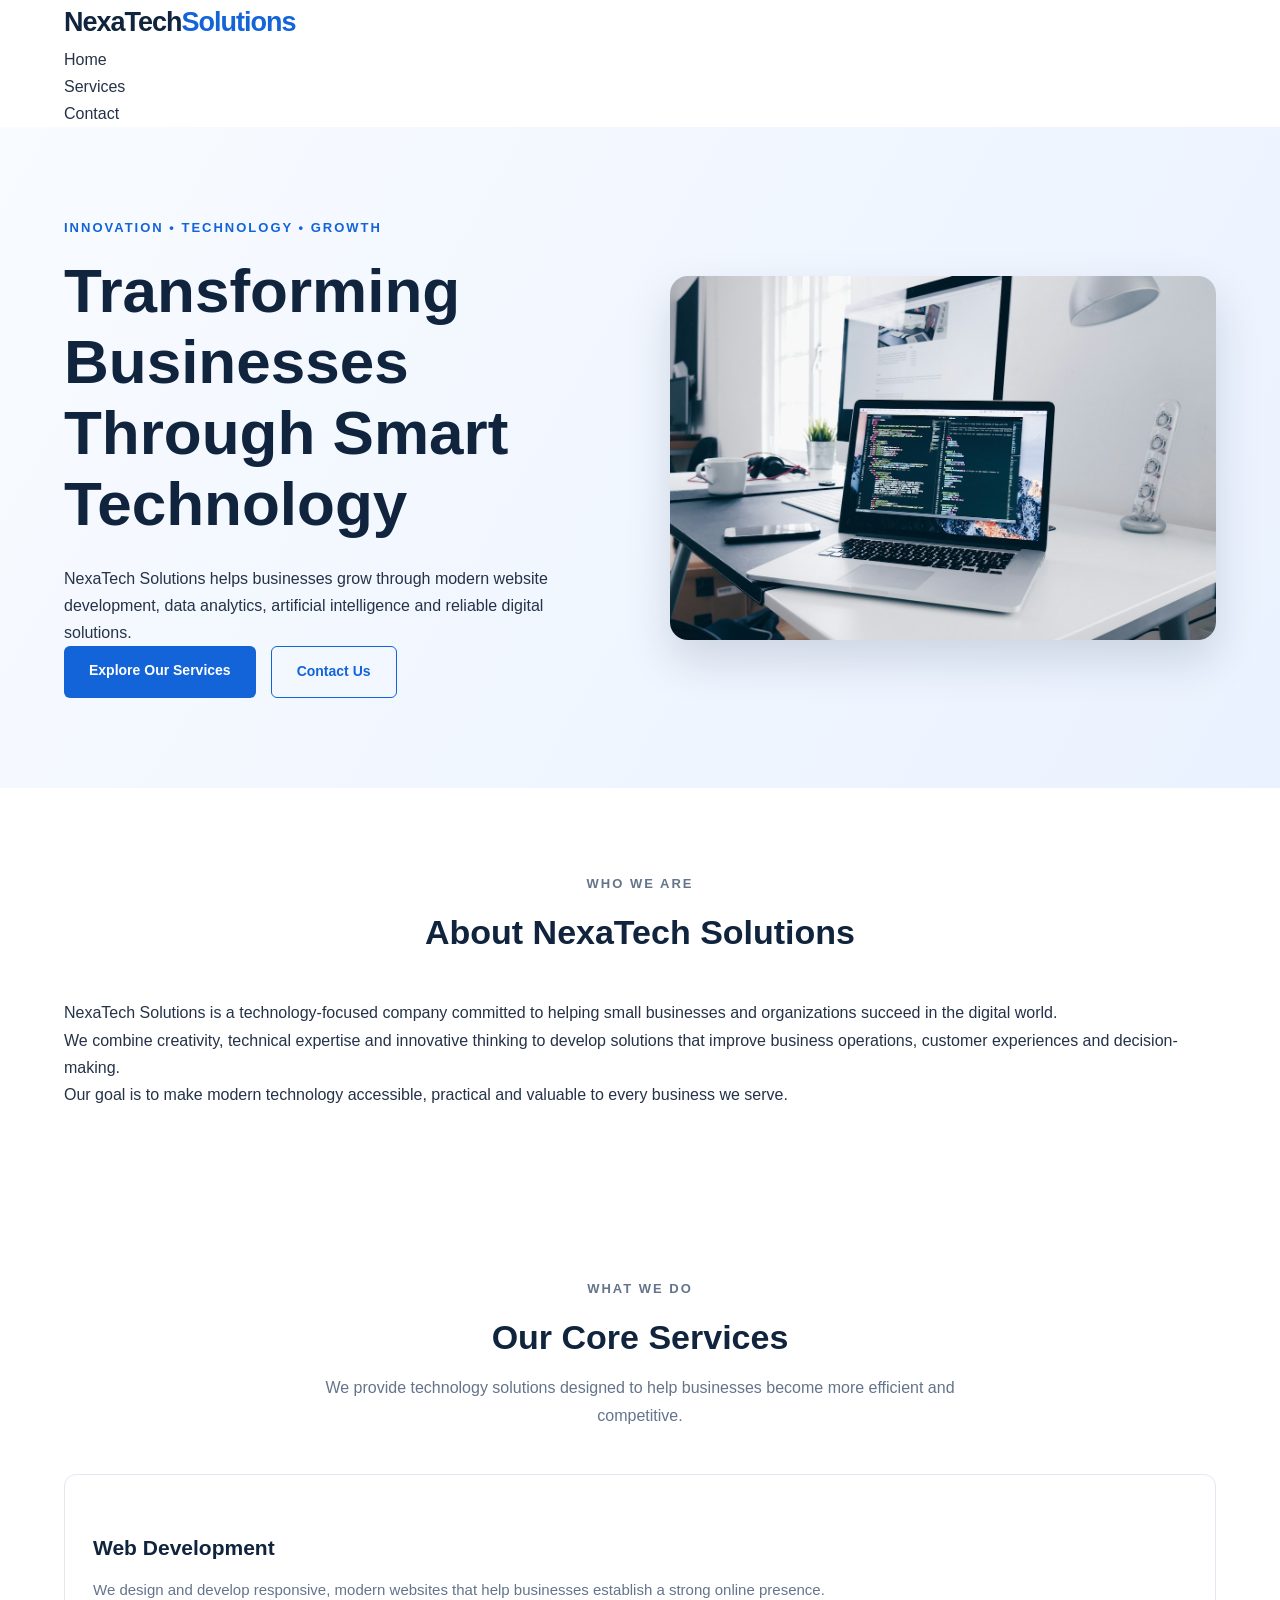
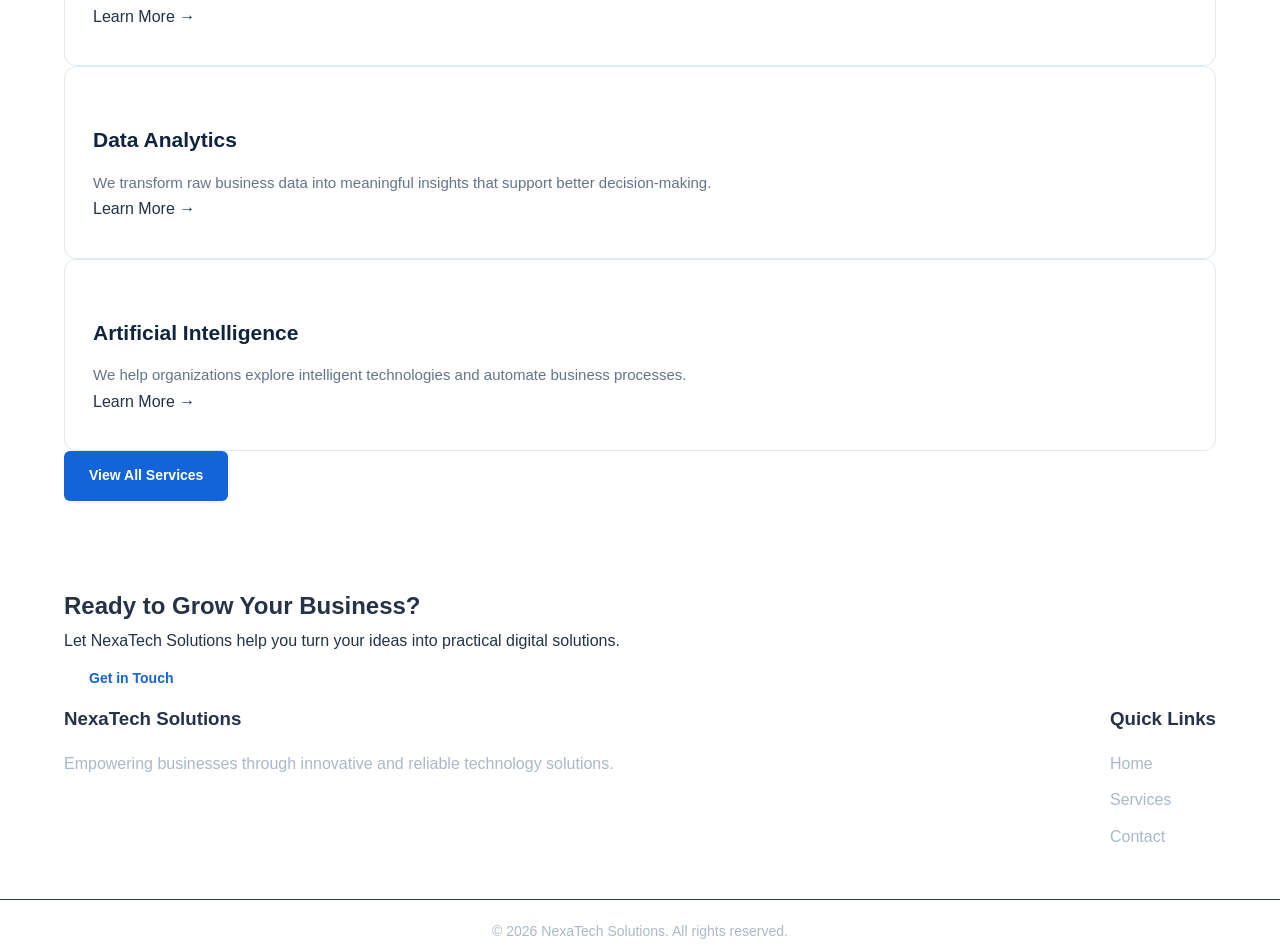
<file: index.html>
<!DOCTYPE html>
<html lang="en">
<head>
    <meta charset="UTF-8">
    <meta name="viewport" content="width=device-width, initial-scale=1.0">
    <meta name="description" content="NexaTech Solutions provides professional web development, data analytics, AI and digital technology services.">
    <title>NexaTech Solutions | Home</title>

    <link rel="stylesheet" href="css/style.css">
    <script src="js/script.js" defer></script>
</head>

<body>

    <!-- Header and Navigation -->
    <header class="site-header">
        <div class="container header-content">

            <a href="index.html" class="logo">
                NexaTech<span>Solutions</span>
            </a>

            <nav aria-label="Main navigation">
                <ul class="nav-links">
                    <li><a href="index.html" class="active">Home</a></li>
                    <li><a href="services.html">Services</a></li>
                    <li><a href="contact.html">Contact</a></li>
                </ul>
            </nav>

        </div>
    </header>


    <!-- Main Content -->
    <main>

        <!-- Hero Section -->
        <section class="hero">
            <div class="container hero-content">

                <div class="hero-text">
                    <p class="eyebrow">INNOVATION • TECHNOLOGY • GROWTH</p>

                    <h1>Transforming Businesses Through Smart Technology</h1>

                    <p>
                        NexaTech Solutions helps businesses grow through
                        modern website development, data analytics,
                        artificial intelligence and reliable digital solutions.
                    </p>

                    <div class="hero-buttons">
                        <a href="services.html" class="btn btn-primary">
                            Explore Our Services
                        </a>

                        <a href="contact.html" class="btn btn-secondary">
                            Contact Us
                        </a>
                    </div>
                </div>

                <div class="hero-image">
                    <img
                        src="images/web-development.jpg"
                        alt="Professional web development workspace with a computer and programming tools"
                    >
                </div>

            </div>
        </section>


        <!-- About Section -->
        <section class="about section-padding">
            <div class="container">

                <div class="section-heading">
                    <p class="eyebrow">WHO WE ARE</p>
                    <h2>About NexaTech Solutions</h2>
                </div>

                <div class="about-content">
                    <p>
                        NexaTech Solutions is a technology-focused company
                        committed to helping small businesses and organizations
                        succeed in the digital world.
                    </p>

                    <p>
                        We combine creativity, technical expertise and
                        innovative thinking to develop solutions that improve
                        business operations, customer experiences and
                        decision-making.
                    </p>

                    <p>
                        Our goal is to make modern technology accessible,
                        practical and valuable to every business we serve.
                    </p>
                </div>

            </div>
        </section>


        <!-- Services Overview -->
        <section class="services-overview section-padding">
            <div class="container">

                <div class="section-heading">
                    <p class="eyebrow">WHAT WE DO</p>
                    <h2>Our Core Services</h2>

                    <p>
                        We provide technology solutions designed to help
                        businesses become more efficient and competitive.
                    </p>
                </div>

                <div class="services-grid">

                    <article class="service-card">
                        <div class="service-icon"></div>

                        <h3>Web Development</h3>

                        <p>
                            We design and develop responsive, modern websites
                            that help businesses establish a strong online presence.
                        </p>

                        <a href="services.html">Learn More &rarr;</a>
                    </article>


                    <article class="service-card">
                        <div class="service-icon"></div>

                        <h3>Data Analytics</h3>

                        <p>
                            We transform raw business data into meaningful
                            insights that support better decision-making.
                        </p>

                        <a href="services.html">Learn More &rarr;</a>
                    </article>


                    <article class="service-card">
                        <div class="service-icon"></div>

                        <h3>Artificial Intelligence</h3>

                        <p>
                            We help organizations explore intelligent
                            technologies and automate business processes.
                        </p>

                        <a href="services.html">Learn More &rarr;</a>
                    </article>

                </div>

                <div class="services-button">
                    <a href="services.html" class="btn btn-primary">
                        View All Services
                    </a>
                </div>

            </div>
        </section>


        <!-- Call to Action -->
        <section class="cta-section">
            <div class="container cta-content">

                <h2>Ready to Grow Your Business?</h2>

                <p>
                    Let NexaTech Solutions help you turn your ideas
                    into practical digital solutions.
                </p>

                <a href="contact.html" class="btn btn-light">
                    Get in Touch
                </a>

            </div>
        </section>

    </main>


    <!-- Footer -->
    <footer class="site-footer">
        <div class="container footer-content">

            <div class="footer-about">
                <h3>NexaTech Solutions</h3>

                <p>
                    Empowering businesses through innovative
                    and reliable technology solutions.
                </p>
            </div>

            <div class="footer-links">
                <h3>Quick Links</h3>

                <ul>
                    <li><a href="index.html">Home</a></li>
                    <li><a href="services.html">Services</a></li>
                    <li><a href="contact.html">Contact</a></li>
                </ul>
            </div>

        </div>

        <div class="footer-bottom">
            <p>
                &copy; 2026 NexaTech Solutions. All rights reserved.
            </p>
        </div>
    </footer>

</body>
</html>
</file>
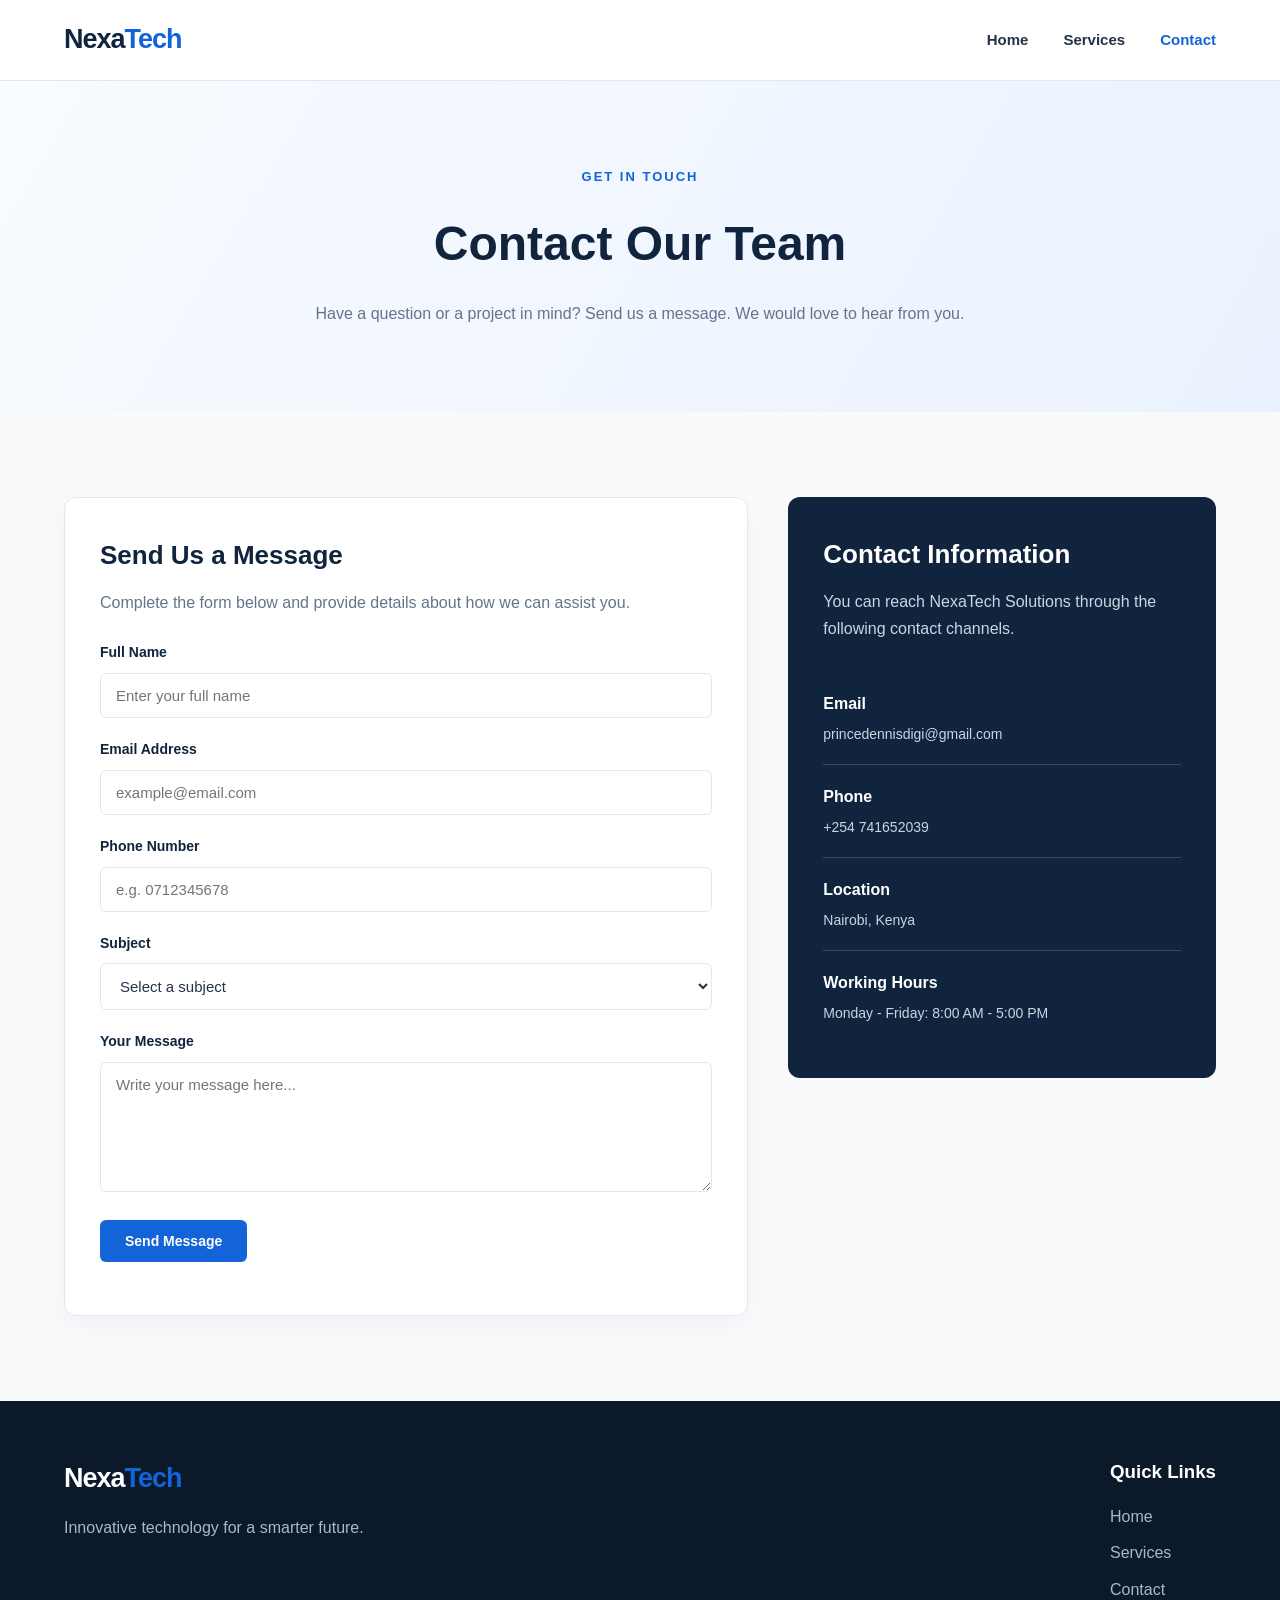
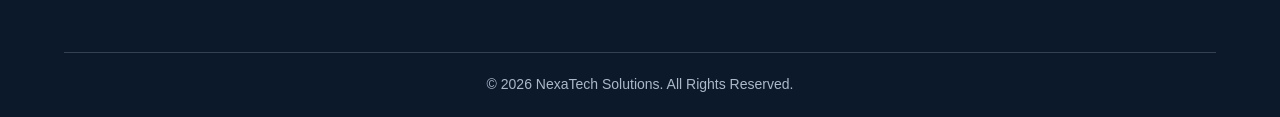
<file: contact.html>
<!DOCTYPE html>
<html lang="en">
<head>
    <meta charset="UTF-8">
    <meta name="viewport" content="width=device-width, initial-scale=1.0">

    <meta name="description" content="Contact NexaTech Solutions for professional technology and digital services.">

    <title>Contact Us | NexaTech Solutions</title>

    <link rel="stylesheet" href="css/style.css">
    <script src="js/script.js" defer></script>
</head>

<body>

    <!-- Header -->
    <header class="header">
        <div class="container navbar">

            <a href="index.html" class="logo">
                Nexa<span>Tech</span>
            </a>

            <nav class="nav">
                <ul>
                    <li><a href="index.html">Home</a></li>
                    <li><a href="services.html">Services</a></li>
                    <li><a href="contact.html" class="active">Contact</a></li>
                </ul>
            </nav>

        </div>
    </header>

    <!-- Main Content -->
    <main>

        <!-- Page Banner -->
        <section class="page-banner">
            <div class="container">
                <p class="eyebrow">GET IN TOUCH</p>
                <h1>Contact Our Team</h1>
                <p>
                    Have a question or a project in mind?
                    Send us a message. We would love to hear from you.
                </p>
            </div>
        </section>

        <!-- Contact Section -->
        <section class="contact-section section-padding">
            <div class="container contact-layout">

                <!-- Contact Form -->
                <section class="contact-form-section">

                    <h2>Send Us a Message</h2>

                    <p class="form-intro">
                        Complete the form below and provide
                        details about how we can assist you.
                    </p>

                    <form id="contactForm">

                        <div class="form-group">
                            <label for="name">Full Name</label>

                            <input
                                type="text"
                                id="name"
                                name="name"
                                placeholder="Enter your full name"
                                minlength="2"
                                maxlength="80"
                                required>
                        </div>

                        <div class="form-group">
                            <label for="email">Email Address</label>

                            <input
                                type="email"
                                id="email"
                                name="email"
                                placeholder="example@email.com"
                                required>
                        </div>

                        <div class="form-group">
                            <label for="phone">Phone Number</label>

                            <input
                                type="tel"
                                id="phone"
                                name="phone"
                                placeholder="e.g. 0712345678"
                                pattern="[0-9+\-\s]{10,15}"
                                required>
                        </div>

                        <div class="form-group">
                            <label for="subject">Subject</label>

                            <select
                                id="subject"
                                name="subject"
                                required>

                                <option value="">Select a subject</option>
                                <option value="Web Development">Web Development</option>
                                <option value="Data Analytics">Data Analytics</option>
                                <option value="Artificial Intelligence">Artificial Intelligence</option>
                                <option value="Cybersecurity">Cybersecurity</option>
                                <option value="Cloud Solutions">Cloud Solutions</option>
                                <option value="General Inquiry">General Inquiry</option>

                            </select>
                        </div>

                        <div class="form-group">
                            <label for="message">Your Message</label>

                            <textarea
                                id="message"
                                name="message"
                                rows="6"
                                minlength="10"
                                maxlength="1000"
                                placeholder="Write your message here..."
                                required></textarea>
                        </div>

                        <button type="submit" class="btn btn-primary">
                            Send Message
                        </button>

                        <p id="formMessage" role="status" aria-live="polite"></p>

                    </form>

                </section>

                <!-- Contact Information -->
                <aside class="contact-info">

                    <h2>Contact Information</h2>

                    <p>
                        You can reach NexaTech Solutions through
                        the following contact channels.
                    </p>

                    <article class="contact-item">
                        <h3>Email</h3>
                        <p>princedennisdigi@gmail.com</p>
                    </article>

                    <article class="contact-item">
                        <h3> Phone</h3>
                        <p>+254 741652039</p>
                    </article>

                    <article class="contact-item">
                        <h3>Location</h3>
                        <p>Nairobi, Kenya</p>
                    </article>

                    <article class="contact-item">
                        <h3> Working Hours</h3>
                        <p>Monday - Friday: 8:00 AM - 5:00 PM</p>
                    </article>

                </aside>

            </div>
        </section>

    </main>

    <!-- Footer -->
    <footer class="footer">
        <div class="container">

            <div class="footer-content">

                <div>
                    <a href="index.html" class="logo footer-logo">
                        Nexa<span>Tech</span>
                    </a>

                    <p>
                        Innovative technology for a smarter future.
                    </p>
                </div>

                <div>
                    <h3>Quick Links</h3>

                    <ul>
                        <li><a href="index.html">Home</a></li>
                        <li><a href="services.html">Services</a></li>
                        <li><a href="contact.html">Contact</a></li>
                    </ul>
                </div>

            </div>

            <div class="footer-bottom">
                <p>
                    &copy; 2026 NexaTech Solutions.
                    All Rights Reserved.
                </p>
            </div>

        </div>
    </footer>

</body>
</html>
</file>
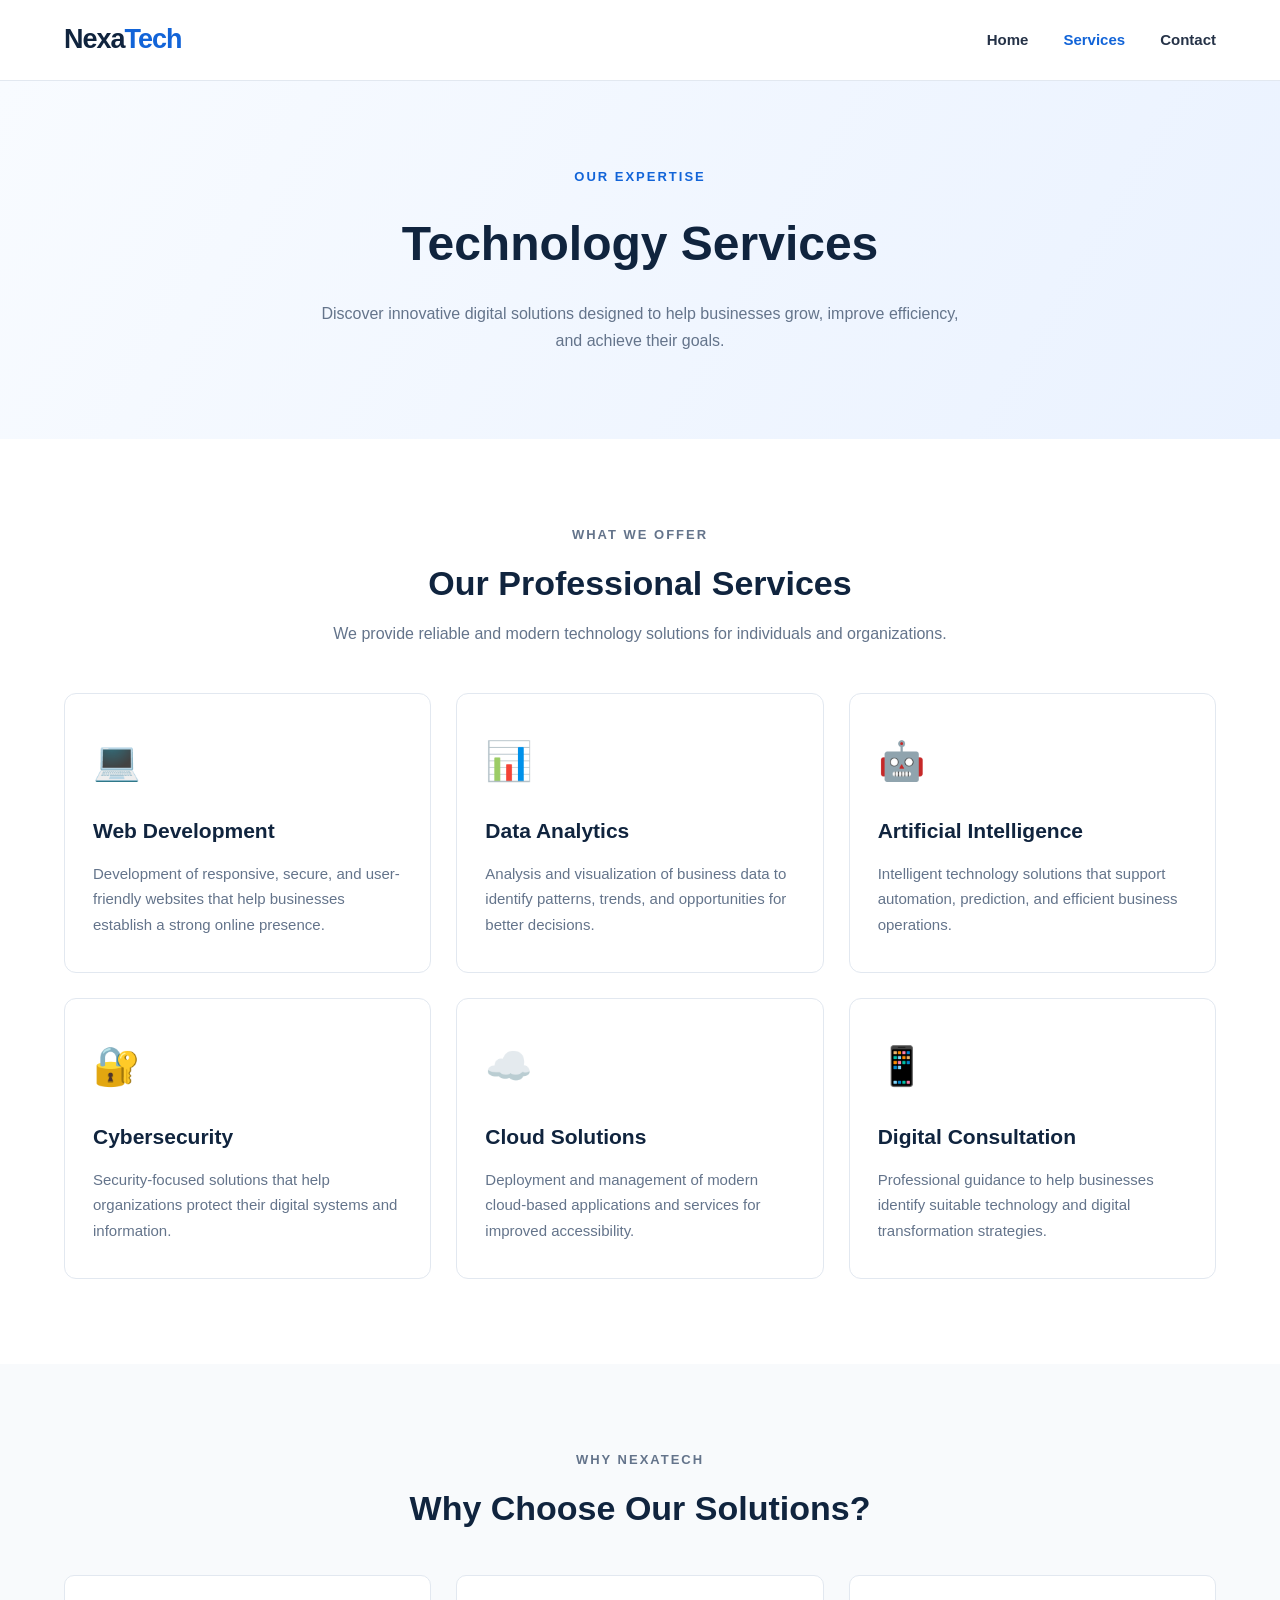
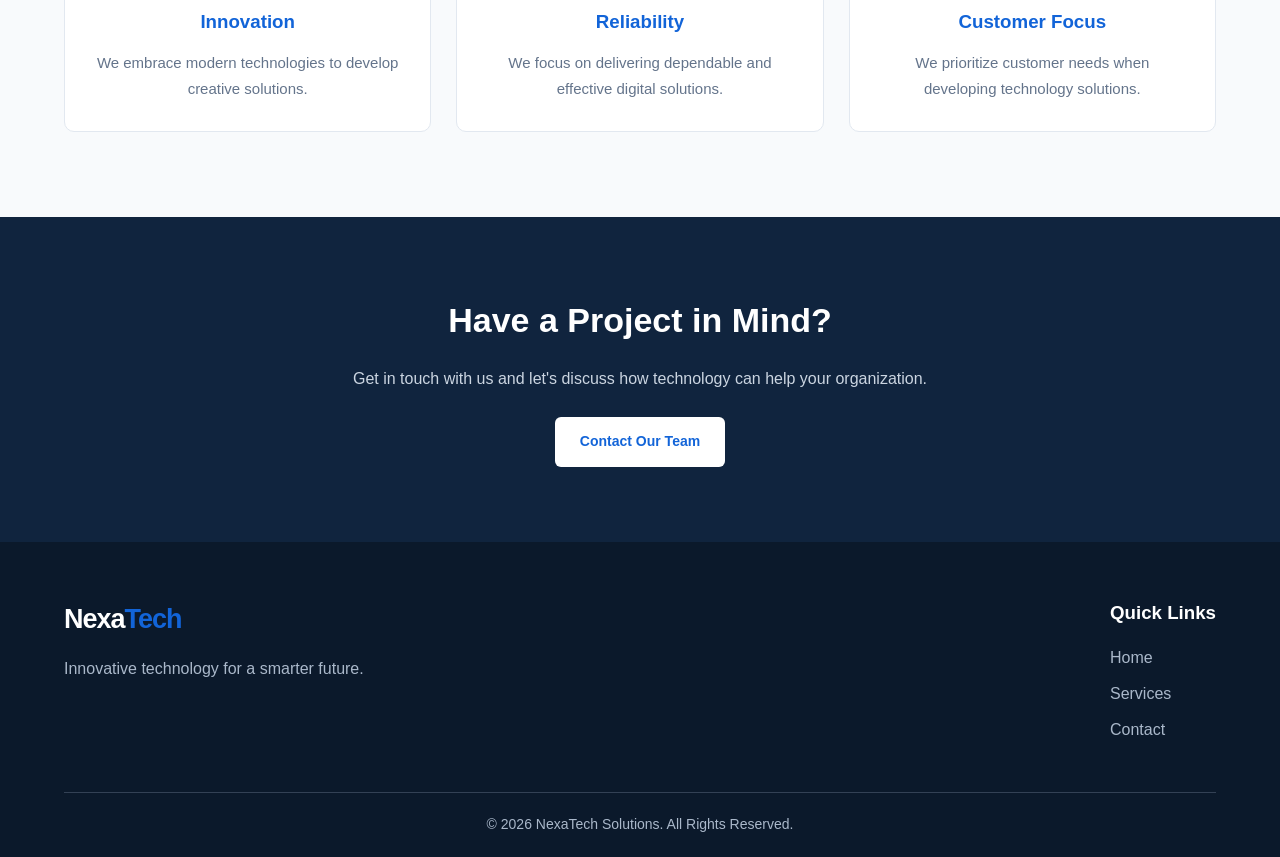
<file: services.html>
<!DOCTYPE html>
<html lang="en">
<head>
    <meta charset="UTF-8">
    <meta name="viewport" content="width=device-width, initial-scale=1.0">

    <meta name="description" content="Explore the technology and digital services offered by NexaTech Solutions.">

    <title>Our Services | NexaTech Solutions</title>

    <link rel="stylesheet" href="css/style.css">
    <script src="js/script.js" defer></script>
</head>

<body>

    <!-- Header -->
    <header class="header">
        <div class="container navbar">

            <a href="index.html" class="logo">
                Nexa<span>Tech</span>
            </a>

            <nav class="nav">
                <ul>
                    <li><a href="index.html">Home</a></li>
                    <li><a href="services.html" class="active">Services</a></li>
                    <li><a href="contact.html">Contact</a></li>
                </ul>
            </nav>

        </div>
    </header>

    <!-- Main Content -->
    <main>

        <!-- Page Introduction -->
        <section class="page-banner">
            <div class="container">
                <p class="eyebrow">OUR EXPERTISE</p>
                <h1>Technology Services</h1>
                <p>
                    Discover innovative digital solutions designed
                    to help businesses grow, improve efficiency,
                    and achieve their goals.
                </p>
            </div>
        </section>

        <!-- Services Section -->
        <section class="section-padding">
            <div class="container">

                <div class="section-heading">
                    <p class="eyebrow">WHAT WE OFFER</p>
                    <h2>Our Professional Services</h2>
                    <p>
                        We provide reliable and modern technology
                        solutions for individuals and organizations.
                    </p>
                </div>

                <div class="service-grid">

                    <article class="service-card">
                        <div class="service-icon">💻</div>
                        <h3>Web Development</h3>
                        <p>
                            Development of responsive, secure,
                            and user-friendly websites that help
                            businesses establish a strong online presence.
                        </p>
                    </article>

                    <article class="service-card">
                        <div class="service-icon">📊</div>
                        <h3>Data Analytics</h3>
                        <p>
                            Analysis and visualization of business
                            data to identify patterns, trends,
                            and opportunities for better decisions.
                        </p>
                    </article>

                    <article class="service-card">
                        <div class="service-icon">🤖</div>
                        <h3>Artificial Intelligence</h3>
                        <p>
                            Intelligent technology solutions that
                            support automation, prediction,
                            and efficient business operations.
                        </p>
                    </article>

                    <article class="service-card">
                        <div class="service-icon">🔐</div>
                        <h3>Cybersecurity</h3>
                        <p>
                            Security-focused solutions that help
                            organizations protect their digital
                            systems and information.
                        </p>
                    </article>

                    <article class="service-card">
                        <div class="service-icon">☁️</div>
                        <h3>Cloud Solutions</h3>
                        <p>
                            Deployment and management of modern
                            cloud-based applications and services
                            for improved accessibility.
                        </p>
                    </article>

                    <article class="service-card">
                        <div class="service-icon">📱</div>
                        <h3>Digital Consultation</h3>
                        <p>
                            Professional guidance to help businesses
                            identify suitable technology and
                            digital transformation strategies.
                        </p>
                    </article>

                </div>

            </div>
        </section>

        <!-- Why Choose Us -->
        <section class="why-us section-padding">
            <div class="container">

                <div class="section-heading">
                    <p class="eyebrow">WHY NEXATECH</p>
                    <h2>Why Choose Our Solutions?</h2>
                </div>

                <div class="benefits-grid">

                    <article class="benefit-card">
                        <h3>Innovation</h3>
                        <p>
                            We embrace modern technologies to
                            develop creative solutions.
                        </p>
                    </article>

                    <article class="benefit-card">
                        <h3>Reliability</h3>
                        <p>
                            We focus on delivering dependable
                            and effective digital solutions.
                        </p>
                    </article>

                    <article class="benefit-card">
                        <h3>Customer Focus</h3>
                        <p>
                            We prioritize customer needs when
                            developing technology solutions.
                        </p>
                    </article>

                </div>

            </div>
        </section>

        <!-- Call to Action -->
        <section class="cta">
            <div class="container">

                <h2>Have a Project in Mind?</h2>

                <p>
                    Get in touch with us and let's discuss
                    how technology can help your organization.
                </p>

                <a href="contact.html" class="btn btn-light">
                    Contact Our Team
                </a>

            </div>
        </section>

    </main>

    <!-- Footer -->
    <footer class="footer">
        <div class="container">

            <div class="footer-content">

                <div>
                    <a href="index.html" class="logo footer-logo">
                        Nexa<span>Tech</span>
                    </a>

                    <p>
                        Innovative technology for a smarter future.
                    </p>
                </div>

                <div>
                    <h3>Quick Links</h3>

                    <ul>
                        <li><a href="index.html">Home</a></li>
                        <li><a href="services.html">Services</a></li>
                        <li><a href="contact.html">Contact</a></li>
                    </ul>
                </div>

            </div>

            <div class="footer-bottom">
                <p>
                    &copy; 2026 NexaTech Solutions.
                    All Rights Reserved.
                </p>
            </div>

        </div>
    </footer>

</body>
</html>
</file>
<file: css/style.css>
* {
    margin: 0;
    padding: 0;
    box-sizing: border-box;
}

:root {
    --primary-color: #1264d8;
    --secondary-color: #10243e;
    --accent-color: #eaf2ff;
    --text-color: #253247;
    --light-text: #64748b;
    --white: #ffffff;
    --background: #f8fafc;
    --border-color: #e2e8f0;
}

html {
    scroll-behavior: smooth;
}

body {
    font-family: Arial, Helvetica, sans-serif;
    color: var(--text-color);
    background: var(--white);
    line-height: 1.7;
}

a {
    text-decoration: none;
    color: inherit;
}

ul {
    list-style: none;
}

img {
    max-width: 100%;
    display: block;
}

/* 2. Reusable Container */

.container {
    width: 90%;
    max-width: 1200px;
    margin: 0 auto;
}

.section-padding {
    padding: 85px 0;
}

/* 3. Header and Navigation */

.header {
    background: var(--white);
    border-bottom: 1px solid var(--border-color);
    position: sticky;
    top: 0;
    z-index: 1000;
}

.navbar {
    min-height: 80px;
    display: flex;
    justify-content: space-between;
    align-items: center;
    gap: 25px;
}

.logo {
    font-size: 27px;
    font-weight: 800;
    color: var(--secondary-color);
    letter-spacing: -1px;
}

.logo span {
    color: var(--primary-color);
}

.nav ul {
    display: flex;
    align-items: center;
    gap: 35px;
}

.nav a {
    font-size: 15px;
    font-weight: 600;
    transition: color 0.3s ease;
}

.nav a:hover,
.nav a.active {
    color: var(--primary-color);
}

/* 4. Hero Section */

.hero {
    background: linear-gradient(
        120deg,
        #f8fbff,
        #eaf2ff
    );

    padding: 90px 0;
}

.hero-content {
    display: flex;
    align-items: center;
    justify-content: space-between;
    gap: 60px;
}

.hero-text {
    flex: 1;
}

.eyebrow {
    color: var(--primary-color);
    font-size: 13px;
    font-weight: 800;
    letter-spacing: 2px;
    margin-bottom: 15px;
}

.hero h1 {
    font-size: clamp(38px, 5vw, 62px);
    line-height: 1.15;
    color: var(--secondary-color);
    margin-bottom: 25px;
}

.hero h1 span {
    color: var(--primary-color);
}

.hero-description {
    color: var(--light-text);
    font-size: 17px;
    max-width: 550px;
    margin-bottom: 30px;
}

.hero-buttons {
    display: flex;
    gap: 15px;
    flex-wrap: wrap;
}

.hero-image {
    flex: 1;
}

.hero-image img {
    width: 100%;
    border-radius: 18px;
    box-shadow: 0 20px 45px rgba(16, 36, 62, 0.15);
}

/* 5. Buttons */

.btn {
    display: inline-block;
    padding: 13px 25px;
    border-radius: 6px;
    font-weight: 700;
    font-size: 14px;
    transition: all 0.3s ease;
    text-align: center;
}

.btn-primary {
    background: var(--primary-color);
    color: var(--white);
}

.btn-primary:hover {
    background: #0d4eaa;
    transform: translateY(-2px);
}

.btn-secondary {
    border: 1px solid var(--primary-color);
    color: var(--primary-color);
}

.btn-secondary:hover {
    background: var(--accent-color);
}

.btn-light {
    background: var(--white);
    color: var(--primary-color);
}

.btn-light:hover {
    background: var(--accent-color);
    transform: translateY(-2px);
}

/* 6. Section Headings */

.section-heading {
    text-align: center;
    max-width: 700px;
    margin: 0 auto 45px;
}

.section-heading h2 {
    color: var(--secondary-color);
    font-size: 34px;
    line-height: 1.3;
    margin-bottom: 15px;
}

.section-heading p {
    color: var(--light-text);
}

/* 7. About Section */

.about {
    background: var(--white);
}

.about-description {
    max-width: 850px;
    margin: 0 auto;
    text-align: center;
    color: var(--light-text);
    font-size: 17px;
}

/* 8. Services Section */

.services-preview {
    background: var(--background);
}

.service-grid {
    display: grid;
    grid-template-columns: repeat(3, 1fr);
    gap: 25px;
}

.service-card {
    background: var(--white);
    padding: 35px 28px;
    border: 1px solid var(--border-color);
    border-radius: 12px;
    transition: all 0.3s ease;
}

.service-card:hover {
    transform: translateY(-7px);
    box-shadow: 0 15px 35px rgba(16, 36, 62, 0.09);
}

.service-icon {
    font-size: 38px;
    margin-bottom: 20px;
}

.service-card h3 {
    color: var(--secondary-color);
    margin-bottom: 12px;
    font-size: 21px;
}

.service-card p {
    color: var(--light-text);
    font-size: 15px;
}

.center-button {
    text-align: center;
    margin-top: 40px;
}

/* 9. Call to Action */

.cta {
    background: var(--secondary-color);
    padding: 75px 20px;
    text-align: center;
    color: var(--white);
}

.cta h2 {
    font-size: 34px;
    margin-bottom: 15px;
}

.cta p {
    color: #cbd5e1;
    margin-bottom: 25px;
}

/* 10. Footer */

.footer {
    background: #0b192b;
    color: var(--white);
    padding: 55px 0 20px;
}

.footer-content {
    display: flex;
    justify-content: space-between;
    gap: 40px;
    padding-bottom: 40px;
}

.footer-logo {
    color: var(--white);
}

.footer-content p {
    color: #aab8ca;
    margin-top: 12px;
}

.footer-content h3 {
    margin-bottom: 15px;
}

.footer-content ul li {
    margin-bottom: 9px;
    color: #aab8ca;
}

.footer-content ul a:hover {
    color: var(--white);
}

.footer-bottom {
    border-top: 1px solid #334155;
    padding-top: 20px;
    text-align: center;
    color: #aab8ca;
    font-size: 14px;
}

/* 11. Tablet Responsiveness */

@media (max-width: 900px) {

    .hero-content {
        gap: 35px;
    }

    .hero h1 {
        font-size: 43px;
    }

    .service-grid {
        grid-template-columns: repeat(2, 1fr);
    }

}

/* 12. Mobile Responsiveness */

@media (max-width: 600px) {

    .container {
        width: 92%;
    }

    .navbar {
        flex-direction: column;
        justify-content: center;
        padding: 15px 0;
        gap: 12px;
    }

    .logo {
        font-size: 24px;
    }

    .nav ul {
        gap: 20px;
        justify-content: center;
        flex-wrap: wrap;
    }

    .nav a {
        font-size: 14px;
    }

    .hero {
        padding: 55px 0;
    }

    .hero-content {
        flex-direction: column;
        text-align: center;
    }

    .hero h1 {
        font-size: 38px;
    }

    .hero-description {
        font-size: 15px;
    }

    .hero-buttons {
        justify-content: center;
    }

    .hero-image {
        width: 100%;
    }

    .section-padding {
        padding: 60px 0;
    }

    .section-heading h2 {
        font-size: 27px;
    }

    .service-grid {
        grid-template-columns: 1fr;
    }

    .service-card {
        padding: 28px 22px;
    }

    .cta h2 {
        font-size: 27px;
    }

    .footer-content {
        flex-direction: column;
        gap: 30px;
    }

}

/* =====================================
   SERVICES PAGE STYLES
===================================== */

/* Page Banner */

.page-banner {
    background: linear-gradient(120deg, #f8fbff, #eaf2ff);
    padding: 85px 0;
    text-align: center;
}

.page-banner h1 {
    color: var(--secondary-color);
    font-size: clamp(35px, 5vw, 48px);
    margin-bottom: 15px;
}

.page-banner p:not(.eyebrow) {
    color: var(--light-text);
    max-width: 650px;
    margin: 0 auto;
}

/* Why Choose Us */

.why-us {
    background: var(--background);
}

.benefits-grid {
    display: grid;
    grid-template-columns: repeat(3, 1fr);
    gap: 25px;
}

.benefit-card {
    background: var(--white);
    padding: 30px;
    border-radius: 10px;
    border: 1px solid var(--border-color);
    text-align: center;
}

.benefit-card h3 {
    color: var(--primary-color);
    margin-bottom: 12px;
}

.benefit-card p {
    color: var(--light-text);
    font-size: 15px;
}

/* Responsive Services Page */

@media (max-width: 900px) {
    .benefits-grid {
        grid-template-columns: repeat(2, 1fr);
    }
}

@media (max-width: 600px) {
    .page-banner {
        padding: 60px 0;
    }

    .benefits-grid {
        grid-template-columns: 1fr;
    }
}

/* =====================================
   CONTACT PAGE STYLES
===================================== */

.contact-section {
    background: var(--background);
}

.contact-layout {
    display: grid;
    grid-template-columns: 1.6fr 1fr;
    gap: 40px;
    align-items: start;
}

/* Contact Form */

.contact-form-section {
    background: var(--white);
    padding: 35px;
    border-radius: 12px;
    border: 1px solid var(--border-color);
    box-shadow: 0 8px 25px rgba(16, 36, 62, 0.04);
}

.contact-form-section h2,
.contact-info h2 {
    color: var(--secondary-color);
    font-size: 26px;
    margin-bottom: 12px;
}

.form-intro {
    color: var(--light-text);
    margin-bottom: 25px;
}

.form-group {
    margin-bottom: 20px;
}

.form-group label {
    display: block;
    font-weight: 700;
    margin-bottom: 8px;
    color: var(--secondary-color);
    font-size: 14px;
}

.form-group input,
.form-group select,
.form-group textarea {
    width: 100%;
    padding: 13px 15px;
    border: 1px solid var(--border-color);
    border-radius: 6px;
    font-family: inherit;
    font-size: 15px;
    color: var(--text-color);
    background: var(--white);
    outline: none;
    transition: border-color 0.3s ease;
}

.form-group input:focus,
.form-group select:focus,
.form-group textarea:focus {
    border-color: var(--primary-color);
    box-shadow: 0 0 0 3px rgba(18, 100, 216, 0.1);
}

.form-group textarea {
    resize: vertical;
}

.contact-form-section button {
    border: none;
    cursor: pointer;
}

/* Form Feedback */

#formMessage {
    margin-top: 18px;
    font-weight: 600;
    font-size: 14px;
}

#formMessage.success {
    color: #15803d;
}

#formMessage.error {
    color: #dc2626;
}

/* Contact Information */

.contact-info {
    background: var(--secondary-color);
    color: var(--white);
    padding: 35px;
    border-radius: 12px;
}

.contact-info h2 {
    color: var(--white);
}

.contact-info > p {
    color: #cbd5e1;
    margin-bottom: 30px;
}

.contact-item {
    padding: 18px 0;
    border-bottom: 1px solid #334b68;
}

.contact-item:last-child {
    border-bottom: none;
}

.contact-item h3 {
    font-size: 16px;
    margin-bottom: 5px;
}

.contact-item p {
    color: #cbd5e1;
    font-size: 14px;
    overflow-wrap: anywhere;
}

/* Responsive Contact Page */

@media (max-width: 900px) {
    .contact-layout {
        grid-template-columns: 1fr;
    }
}

@media (max-width: 600px) {
    .contact-form-section,
    .contact-info {
        padding: 25px 20px;
    }

    .contact-form-section h2,
    .contact-info h2 {
        font-size: 23px;
    }
}
</file>
